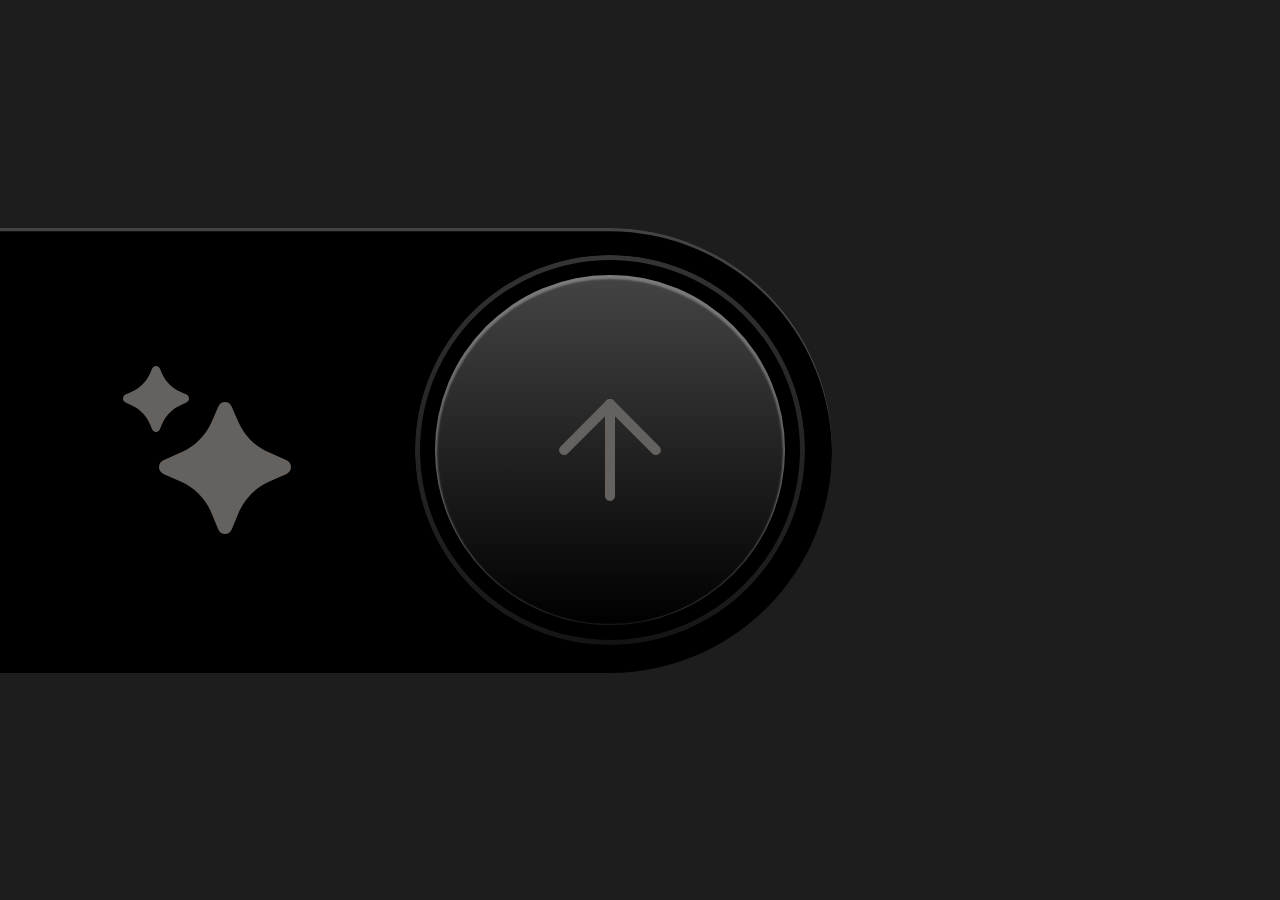
<file: references/01-liquid-metal-button.html>
<!DOCTYPE html>
<html lang="en">
<head>
  <meta charset="UTF-8">
  <meta name="viewport" content="width=device-width, initial-scale=1.0">
  <title>Liquid Metal Button — Reference</title>
  <style>
    :root {
      --bg-color: #1d1d1d;
      --light-color: #444;
      --dark-color: #000;
      --icon-color: #65615f;
    }

    *,
    *::before,
    *::after {
      margin: 0;
      padding: 0;
      box-sizing: border-box;
    }

    html {
      font-size: 62.5%;
    }

    body {
      min-height: 100vh;
      font-size: 1.6rem;
      display: flex;
      justify-content: center;
      align-items: center;
      background: var(--bg-color);
    }

    .text-box {
      position: absolute;
      left: 0;
      display: flex;
      justify-content: flex-end;
      align-items: center;
      gap: 12rem;
      padding: 3rem;
      width: 65vw;
      background-color: var(--dark-color);
      border-radius: 0 50vh 50vh 0;
      box-shadow: inset 0 0.2em 0 0 var(--light-color);
    }

    .text-box > svg {
      flex-shrink: 0;
      width: 18rem;
      fill: var(--icon-color);
      transform: rotate(70deg);
    }

    .text-box > svg:last-of-type {
      transform: rotate(180deg);
    }

    #liquid-metal {
      position: relative;
      width: 38.5rem;
      height: 38.5rem;
      border-radius: 50%;
    }

    #liquid-metal::before {
      content: "";
      position: absolute;
      top: 50%;
      left: 50%;
      transform: translate(-50%, -50%);
      width: 35rem;
      height: 35rem;
      background: linear-gradient(var(--light-color), var(--dark-color));
      border-radius: 50%;
      box-shadow: inset 0 0.2rem 0.2rem 0.2rem rgba(255, 255, 255, 0.3);
    }

    /* Shader canvas rendered by ShaderMount fills the container */
    #liquid-metal canvas {
      position: absolute;
      top: 50%;
      left: 50%;
      transform: translate(-50%, -50%);
      width: 35rem !important;
      height: 35rem !important;
      border-radius: 50%;
      z-index: 1;
    }

    .outline {
      position: relative;
      top: 50%;
      left: 50%;
      transform: translate(-50%, -50%);
      display: flex;
      justify-content: center;
      align-items: center;
      width: 39rem;
      height: 39rem;
      border-radius: 50%;
      z-index: 2;
    }

    .outline::before {
      content: "";
      position: absolute;
      inset: 0;
      padding: 0.5rem;
      border-radius: inherit;
      background: conic-gradient(from 180deg, blue, purple, red, purple, blue);
      filter: grayscale(1);
      -webkit-mask: linear-gradient(#000 0 0) content-box, linear-gradient(#000 0 0);
      -webkit-mask-composite: xor;
      mask: linear-gradient(#000 0 0) content-box, linear-gradient(#000 0 0);
      mask-composite: exclude;
      transition: all 0.3s ease;
    }

    .outline:hover::before {
      padding: 0.5rem;
      filter: grayscale(0);
    }

    .outline .svg-icon {
      width: 10rem;
      fill: var(--icon-color);
      transform: rotate(-45deg);
      transition: fill 0.3s ease;
    }

    .outline:hover .svg-icon {
      fill: #aaa;
    }
  </style>
</head>
<body>

  <div class="text-box">
    <!-- Attachment Icon -->
    <svg viewBox="0 0 20 20" fill="currentColor" xmlns="http://www.w3.org/2000/svg" class="shrink-0" aria-hidden="true">
      <path d="M6.0678 2.16105C7.46414 1.61127 9.04215 2.29797 9.59221 3.69425L12.7983 11.8339C13.1238 12.6606 12.7177 13.5952 11.891 13.9208L11.8149 13.9511C10.9883 14.2765 10.0535 13.8695 9.72795 13.0429L8.02678 8.7255C7.92565 8.46868 8.05228 8.17836 8.30901 8.07706C8.56594 7.97586 8.85624 8.10236 8.95744 8.35929L10.6586 12.6767C10.7819 12.9894 11.1359 13.1436 11.4487 13.0204L11.5248 12.9901C11.8377 12.8669 11.9908 12.5129 11.8676 12.2001L8.66155 4.06046C8.31383 3.17839 7.31727 2.74467 6.43498 3.09171L6.28069 3.15226C5.39843 3.49996 4.96466 4.4974 5.31194 5.3798L9.18108 15.2011C9.75314 16.6533 11.3938 17.3667 12.8461 16.7948L13.0766 16.705C14.5288 16.1329 15.2432 14.4913 14.6713 13.039L12.308 7.03898C12.2069 6.78212 12.3325 6.49177 12.5893 6.39054C12.8461 6.28961 13.1365 6.41605 13.2377 6.67277L15.601 12.6728C16.3753 14.6389 15.4089 16.8601 13.4428 17.6347L13.2133 17.7255C11.2472 18.4998 9.025 17.5342 8.25041 15.5683L4.38225 5.74698C3.83217 4.35052 4.51801 2.77168 5.91448 2.22159L6.0678 2.16105Z"></path>
    </svg>

    <!-- Sparkles Icon -->
    <svg xmlns="http://www.w3.org/2000/svg" viewBox="0 0 30 30" aria-hidden="true">
      <path d="M14.217,19.707l-1.112,2.547c-0.427,0.979-1.782,0.979-2.21,0l-1.112-2.547c-0.99-2.267-2.771-4.071-4.993-5.057L1.73,13.292c-0.973-0.432-0.973-1.848,0-2.28l2.965-1.316C6.974,8.684,8.787,6.813,9.76,4.47l1.126-2.714c0.418-1.007,1.81-1.007,2.228,0L14.24,4.47c0.973,2.344,2.786,4.215,5.065,5.226l2.965,1.316c0.973,0.432,0.973,1.848,0,2.28l-3.061,1.359C16.988,15.637,15.206,17.441,14.217,19.707z"></path>
      <path d="M24.481,27.796l-0.339,0.777c-0.248,0.569-1.036,0.569-1.284,0l-0.339-0.777c-0.604-1.385-1.693-2.488-3.051-3.092l-1.044-0.464c-0.565-0.251-0.565-1.072,0-1.323l0.986-0.438c1.393-0.619,2.501-1.763,3.095-3.195l0.348-0.84c0.243-0.585,1.052-0.585,1.294,0l0.348,0.84c0.594,1.432,1.702,2.576,3.095,3.195l0.986,0.438c0.565,0.251,0.565,1.072,0,1.323l-1.044,0.464C26.174,25.308,25.085,26.411,24.481,27.796z"></path>
    </svg>

    <!-- Liquid Metal Button -->
    <div id="liquid-metal">
      <div class="outline">
        <svg class="svg-icon" viewBox="0 0 1024 1024" version="1.1" xmlns="http://www.w3.org/2000/svg" aria-hidden="true">
          <path d="M843.968 896a51.072 51.072 0 0 1-51.968-52.032V232H180.032A51.072 51.072 0 0 1 128 180.032c0-29.44 22.528-52.032 52.032-52.032h663.936c29.44 0 52.032 22.528 52.032 52.032v663.936c0 29.44-22.528 52.032-52.032 52.032z"></path>
          <path d="M180.032 896a49.92 49.92 0 0 1-36.48-15.616c-20.736-20.8-20.736-53.76 0-72.832L807.616 143.616c20.864-20.8 53.76-20.8 72.832 0 20.8 20.8 20.8 53.76 0 72.768L216.384 880.384a47.232 47.232 0 0 1-36.352 15.616z"></path>
        </svg>
      </div>
    </div>
  </div>

  <script type="module">
    import {
      liquidMetalFragmentShader,
      ShaderMount
    } from "https://esm.sh/@paper-design/shaders";

    const container = document.getElementById("liquid-metal");

    new ShaderMount(
      container,
      liquidMetalFragmentShader,
      {
        u_repetition: 1.5,
        u_softness: 0.5,
        u_shiftRed: 0.3,
        u_shiftBlue: 0.3,
        u_distortion: 0,
        u_contour: 0,
        u_angle: 100,
        u_scale: 1.5,
        u_shape: 1,
        u_offsetX: 0.1,
        u_offsetY: -0.1
      },
      undefined,
      0.6
    );
  </script>
</body>
</html>
</file>
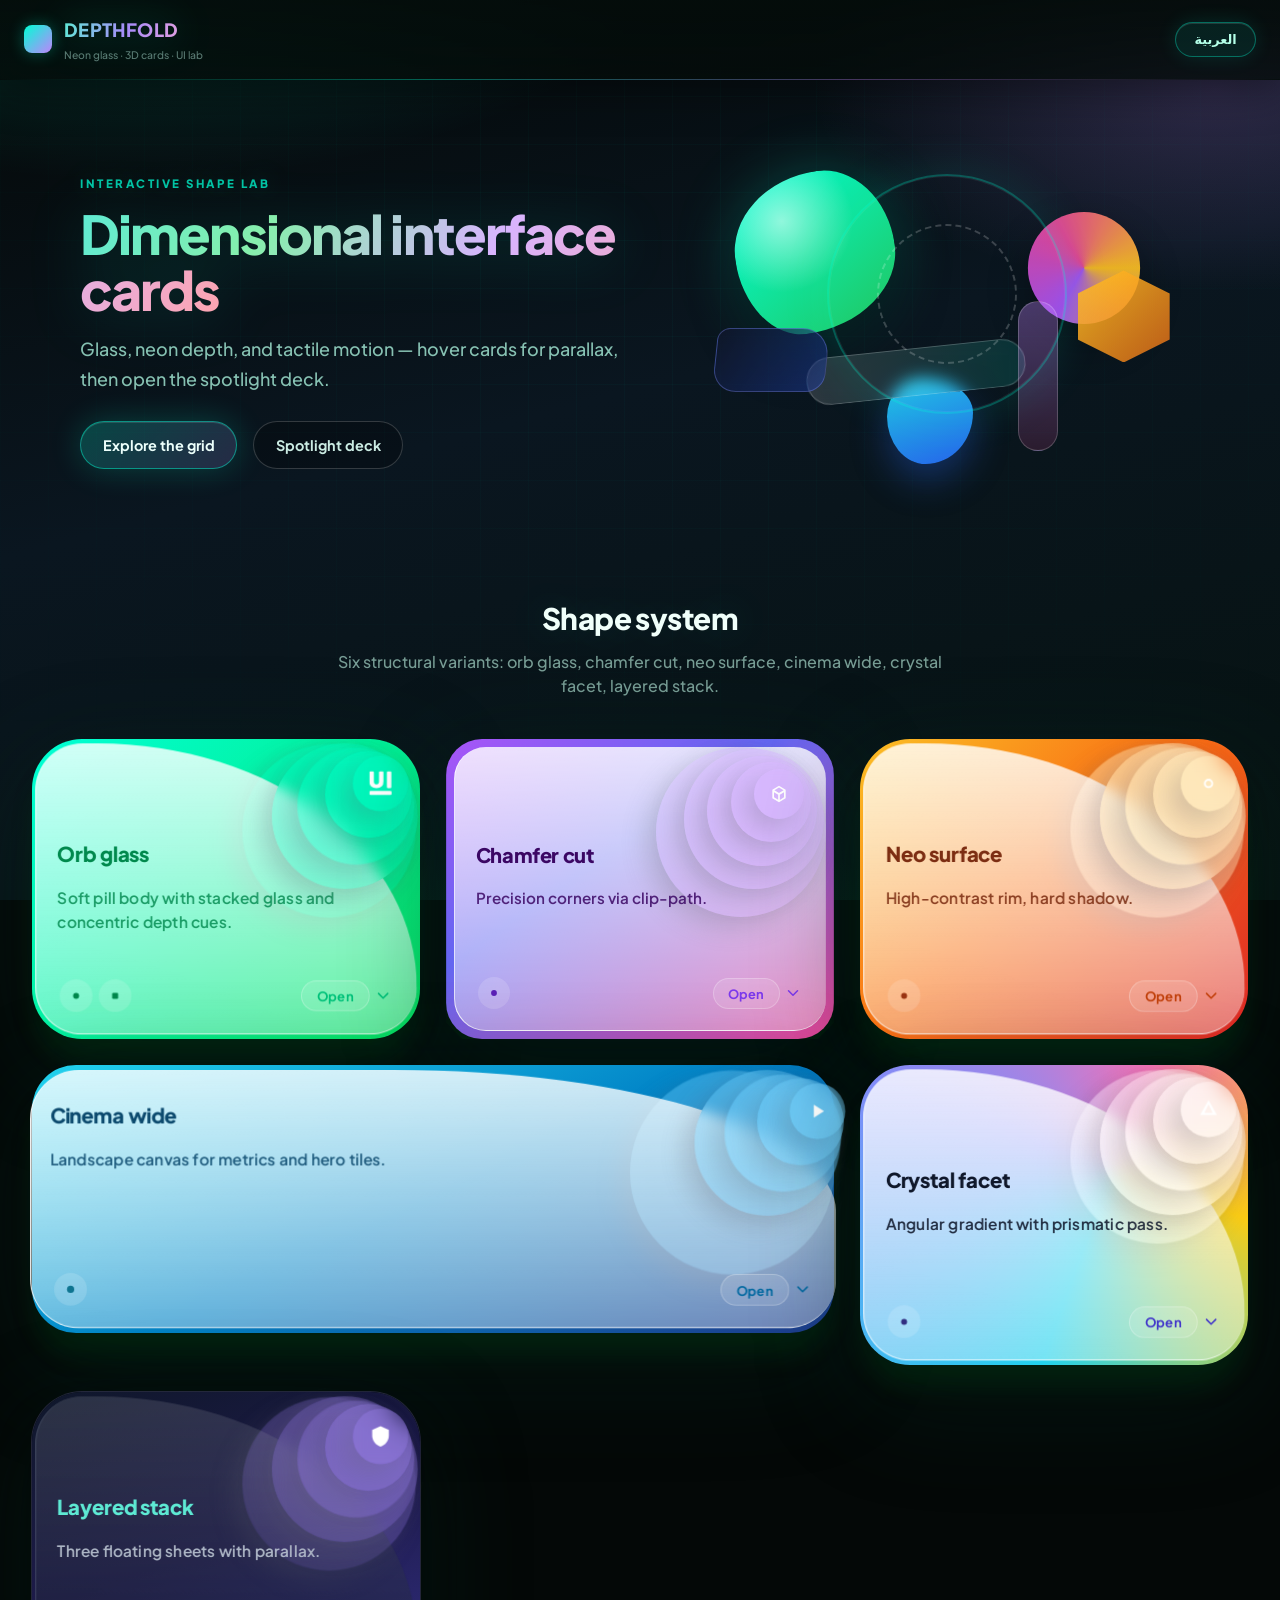
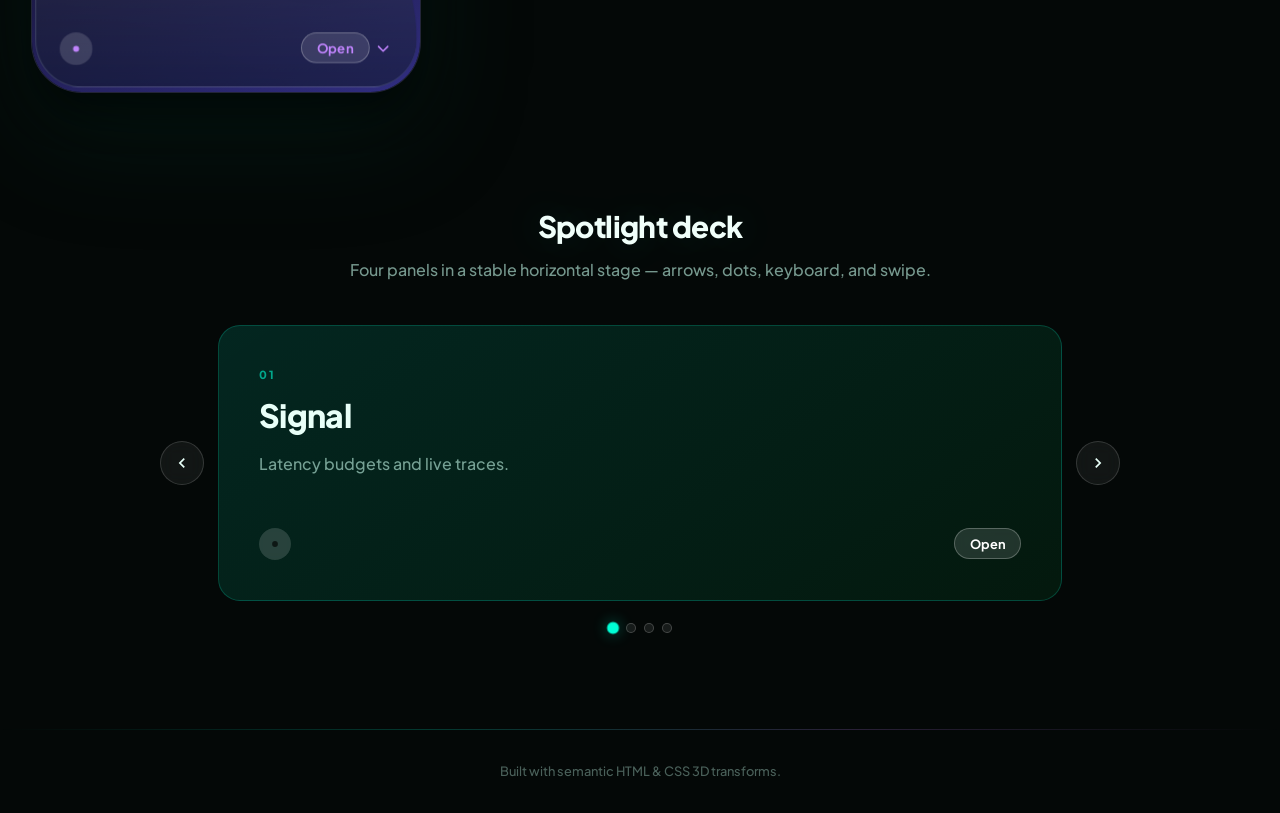
<file: references/02-depthfold-3d-cards.html>
<!DOCTYPE html>
<html lang="en" dir="ltr">
<head>
    <meta charset="UTF-8">
    <meta name="viewport" content="width=device-width, initial-scale=1.0">
    <title>DepthFold — 3D Card Gallery Reference</title>
    <link rel="preconnect" href="https://fonts.googleapis.com">
    <link rel="preconnect" href="https://fonts.gstatic.com" crossorigin>
    <link href="https://fonts.googleapis.com/css2?family=Plus+Jakarta+Sans:wght@400;500;600;700;800&display=swap" rel="stylesheet">
    <style>
*, *::before, *::after { box-sizing: border-box; }

:root {
    font-family: 'Plus Jakarta Sans', system-ui, sans-serif;
    --page-deep: #040807;
    --page-mid: #0a1620;
    --neon-mint: #00ffd6;
    --neon-green: #08e260;
    --neon-violet: #c084fc;
    --neon-pink: #f472b6;
    --glass-edge: rgba(255,255,255,0.85);
}

html { scroll-behavior: smooth; }

body {
    margin: 0; min-height: 100vh;
    font-family: 'Plus Jakarta Sans', system-ui, sans-serif;
    font-weight: 500; color: #e8fff8; line-height: 1.55;
    background-color: var(--page-deep);
    background-image:
        radial-gradient(ellipse 90% 60% at 10% -10%, rgba(0,255,214,0.22), transparent 50%),
        radial-gradient(ellipse 70% 50% at 95% 10%, rgba(192,132,252,0.2), transparent 45%),
        radial-gradient(ellipse 60% 40% at 50% 110%, rgba(8,226,96,0.12), transparent 45%),
        linear-gradient(165deg, var(--page-deep) 0%, var(--page-mid) 45%, #061210 100%);
    background-attachment: fixed;
}

body::before {
    content: ''; position: fixed; inset: 0;
    background-image:
        linear-gradient(rgba(0,255,214,0.03) 1px, transparent 1px),
        linear-gradient(90deg, rgba(0,255,214,0.03) 1px, transparent 1px);
    background-size: 48px 48px;
    pointer-events: none; z-index: 0;
    mask-image: radial-gradient(ellipse 80% 70% at 50% 30%, black, transparent);
}

body > * { position: relative; z-index: 1; }

.sr-only {
    position: absolute; width: 1px; height: 1px;
    padding: 0; margin: -1px; overflow: hidden;
    clip: rect(0,0,0,0); white-space: nowrap; border: 0;
}

/* ——— Header ——— */
.site-top {
    position: sticky; top: 0; z-index: 100;
    display: flex; align-items: center; justify-content: space-between;
    padding: 1rem 1.5rem;
    background: linear-gradient(180deg, rgba(4,12,10,0.92), rgba(4,12,10,0.78));
    backdrop-filter: blur(16px); -webkit-backdrop-filter: blur(16px);
    border-bottom: 1px solid transparent;
    border-image: linear-gradient(90deg, transparent, rgba(0,255,214,0.35), rgba(192,132,252,0.35), transparent) 1;
    box-shadow: 0 12px 40px rgba(0,0,0,0.35);
}

.site-identity {
    display: flex; align-items: center; gap: 0.75rem;
    text-decoration: none; color: inherit;
}

.site-mark {
    width: 28px; height: 28px; border-radius: 8px;
    background: linear-gradient(135deg, var(--neon-mint), var(--neon-violet));
    box-shadow: 0 0 16px rgba(0,255,214,0.3);
}

.site-brand-block { display: flex; flex-direction: column; gap: 2px; }

.site-brand {
    font-weight: 900; font-size: 1.15rem; letter-spacing: 0.02em; text-transform: uppercase;
    background: linear-gradient(105deg, #5eead4, #a78bfa 45%, #f9a8d4);
    -webkit-background-clip: text; background-clip: text; color: transparent;
    filter: drop-shadow(0 0 20px rgba(0,255,214,0.35));
}

.site-tag { font-size: 0.65rem; color: rgba(180,230,215,0.5); font-weight: 500; }

.btn-lang {
    font-family: inherit; font-weight: 800; font-size: 0.8rem;
    padding: 0.55rem 1.15rem; border-radius: 999px;
    border: 1px solid rgba(0,255,214,0.35); background: rgba(0,255,214,0.08);
    color: #b4ffe8; cursor: pointer;
    box-shadow: 0 0 20px rgba(0,255,214,0.12), inset 0 1px 0 rgba(255,255,255,0.12);
    transition: transform 0.2s, box-shadow 0.2s, border-color 0.2s;
}

.btn-lang:hover {
    border-color: rgba(192,132,252,0.6);
    box-shadow: 0 0 28px rgba(192,132,252,0.25), inset 0 1px 0 rgba(255,255,255,0.18);
    transform: translateY(-1px);
}

/* ——— Hero ——— */
.hero-shell {
    --hx: 0px; --hy: 0px;
    padding: clamp(2.5rem,6vw,4.5rem) clamp(1.25rem,4vw,2.5rem) clamp(2rem,5vw,3.5rem);
    max-width: 1200px; margin: 0 auto;
}

.hero__layout { display: grid; gap: clamp(2rem,5vw,3.5rem); align-items: center; }
@media (min-width: 900px) { .hero__layout { grid-template-columns: minmax(0,1.05fr) minmax(260px,0.95fr); } }

.hero__eyebrow {
    margin: 0 0 0.75rem; font-size: 0.72rem; font-weight: 800;
    letter-spacing: 0.22em; text-transform: uppercase;
    color: rgba(0,255,214,0.75); text-shadow: 0 0 24px rgba(0,255,214,0.35);
}

.hero-shell h1 {
    margin: 0 0 1rem; font-size: clamp(2.1rem,5.2vw,3.35rem);
    font-weight: 800; line-height: 1.06; letter-spacing: -0.035em;
}

.hero-shell h1 span {
    background: linear-gradient(120deg, #5eead4 0%, #86efac 28%, #d8b4fe 62%, #fda4af);
    -webkit-background-clip: text; background-clip: text; color: transparent;
    filter: drop-shadow(0 4px 28px rgba(0,255,214,0.18));
}

.hero__lead {
    margin: 0 0 1.75rem; max-width: 36rem;
    font-size: clamp(1rem,2.2vw,1.12rem); font-weight: 500;
    color: rgba(180,255,232,0.74); line-height: 1.65;
}

.hero__actions { display: flex; flex-wrap: wrap; gap: 0.75rem 1rem; }

.hero__btn {
    display: inline-flex; align-items: center; justify-content: center;
    padding: 0.72rem 1.35rem; border-radius: 999px;
    font-family: inherit; font-weight: 700; font-size: 0.9rem;
    text-decoration: none;
    transition: transform 0.2s ease, box-shadow 0.25s ease, border-color 0.2s ease, background 0.2s ease;
}

.hero__btn--primary {
    border: 1px solid rgba(0,255,214,0.45);
    background: linear-gradient(135deg, rgba(0,255,214,0.22), rgba(167,139,250,0.18));
    color: #ecfffb;
    box-shadow: 0 0 32px rgba(0,255,214,0.2), inset 0 1px 0 rgba(255,255,255,0.12);
}

.hero__btn--primary:hover {
    transform: translateY(-2px);
    box-shadow: 0 12px 40px rgba(0,0,0,0.35), 0 0 40px rgba(192,132,252,0.28);
    border-color: rgba(192,132,252,0.55);
}

.hero__btn--ghost {
    border: 1px solid rgba(255,255,255,0.18);
    background: rgba(0,0,0,0.25); color: rgba(220,255,245,0.92);
}

.hero__btn--ghost:hover {
    transform: translateY(-2px);
    border-color: rgba(0,255,214,0.4); background: rgba(0,255,214,0.08);
}

/* Hero shapes */
.hero__visual { position: relative; min-height: clamp(220px,32vw,340px); isolation: isolate; }

.hero-blob, .hero-pill, .hero-ring, .hero-hex, .hero-slab {
    position: absolute; pointer-events: none;
    transition: transform 0.35s cubic-bezier(0.22,1,0.36,1);
}

.hero-blob--a {
    width: clamp(100px,22vw,160px); height: clamp(100px,22vw,160px);
    left: 8%; top: 6%;
    border-radius: 58% 42% 62% 38%/48% 52% 48% 52%;
    background: radial-gradient(circle at 32% 28%, rgba(255,255,255,0.55), transparent 45%), linear-gradient(145deg, #00ffd6, #22c55e);
    box-shadow: 0 24px 50px rgba(0,0,0,0.45), 0 0 60px rgba(0,255,214,0.25);
    transform: translate(var(--hx),var(--hy)) rotate(-8deg);
}

.hero-blob--b {
    width: clamp(72px,14vw,110px); height: clamp(72px,14vw,110px);
    right: 12%; top: 18%; border-radius: 50%;
    background: conic-gradient(from 210deg, #a855f7, #ec4899, #fbbf24, #a855f7);
    opacity: 0.92; box-shadow: 0 20px 45px rgba(0,0,0,0.4);
    transform: translate(calc(var(--hx)*-1.1), calc(var(--hy)*0.9)) scale(1.02);
}

.hero-blob--c {
    width: clamp(56px,11vw,86px); height: clamp(56px,11vw,86px);
    left: 38%; bottom: 8%;
    border-radius: 40% 60% 55% 45%/45% 40% 60% 55%;
    background: linear-gradient(160deg, rgba(34,211,238,0.95), #2563eb);
    box-shadow: 0 16px 36px rgba(37,99,235,0.35);
    transform: translate(calc(var(--hx)*0.85), calc(var(--hy)*-1.05));
}

.hero-pill--wide {
    width: clamp(140px,38vw,220px); height: clamp(36px,5vw,48px);
    left: 22%; bottom: 28%; border-radius: 999px;
    background: linear-gradient(90deg, rgba(255,255,255,0.14), rgba(0,255,214,0.12));
    border: 1px solid rgba(255,255,255,0.22); backdrop-filter: blur(8px);
    transform: translate(calc(var(--hx)*0.4), calc(var(--hy)*0.35)) rotate(-6deg);
}

.hero-pill--tall {
    width: clamp(28px,5vw,40px); height: clamp(100px,18vw,150px);
    right: 28%; bottom: 12%; border-radius: 999px;
    background: linear-gradient(180deg, rgba(192,132,252,0.35), rgba(236,72,153,0.15));
    border: 1px solid rgba(255,255,255,0.2);
    transform: translate(calc(var(--hx)*-0.5), calc(var(--hy)*-0.4));
}

.hero-ring--outer {
    width: clamp(160px,36vw,240px); height: clamp(160px,36vw,240px);
    left: 50%; top: 42%;
    margin-left: calc(clamp(160px,36vw,240px)/-2);
    margin-top: calc(clamp(160px,36vw,240px)/-2);
    border-radius: 50%; border: 2px solid rgba(0,255,214,0.28);
    box-shadow: 0 0 0 1px rgba(255,255,255,0.06) inset, 0 0 48px rgba(0,255,214,0.12);
    transform: translate(var(--hx), var(--hy)) rotate(12deg);
}

.hero-ring--inner {
    width: clamp(96px,22vw,140px); height: clamp(96px,22vw,140px);
    left: 50%; top: 42%;
    margin-left: calc(clamp(96px,22vw,140px)/-2);
    margin-top: calc(clamp(96px,22vw,140px)/-2);
    border-radius: 50%; border: 2px dashed rgba(255,255,255,0.2);
    transform: translate(calc(var(--hx)*0.6), calc(var(--hy)*0.5)) rotate(-18deg);
}

.hero-hex {
    width: clamp(64px,12vw,92px); height: clamp(64px,12vw,92px);
    right: 6%; bottom: 38%;
    background: linear-gradient(135deg, rgba(251,191,36,0.9), rgba(249,115,22,0.75));
    clip-path: polygon(50% 0%,100% 25%,100% 75%,50% 100%,0% 75%,0% 25%);
    transform: translate(calc(var(--hx)*-0.7), calc(var(--hy)*0.65));
}

.hero-slab {
    width: clamp(72px,16vw,112px); height: clamp(48px,8vw,64px);
    left: 4%; top: 52%;
    border-radius: 12px 28px 18px 24px;
    background: linear-gradient(125deg, rgba(15,23,42,0.85), rgba(30,64,175,0.45));
    border: 1px solid rgba(129,140,248,0.35);
    transform: translate(calc(var(--hx)*0.55), calc(var(--hy)*-0.35)) skewX(-6deg);
}

[data-hero-motion]:hover .hero-blob--a {
    transform: translate(var(--hx),var(--hy)) rotate(-8deg) scale(1.03);
}

/* ——— Sections ——— */
.section--reveal {
    opacity: 0; transform: translateY(22px);
    transition: opacity 0.65s cubic-bezier(0.22,1,0.36,1), transform 0.65s cubic-bezier(0.22,1,0.36,1);
}
.section--reveal.is-visible { opacity: 1; transform: none; }

.section {
    padding: clamp(2rem,5vw,3rem) clamp(1.25rem,4vw,2rem) clamp(2.5rem,6vw,4rem);
    max-width: 1280px; margin: 0 auto;
}

.section-head { margin-bottom: 2.5rem; text-align: center; }

.section-head h2 {
    margin: 0 0 0.5rem; font-size: clamp(1.4rem,3vw,1.85rem);
    font-weight: 900; letter-spacing: -0.02em; color: #f0fffa;
    text-shadow: 0 0 40px rgba(0,255,214,0.2);
}

.section-head p { margin: 0 auto; max-width: 38rem; color: rgba(180,230,215,0.65); font-size: 1rem; }

/* ——— Card Grid ——— */
.shape-grid {
    display: grid;
    grid-template-columns: repeat(auto-fill, minmax(min(100%,288px),1fr));
    gap: clamp(1.1rem,2.8vw,1.65rem); align-items: stretch;
}

@media (min-width: 900px) {
    .shape-grid { grid-template-columns: repeat(3, minmax(0,1fr)); }
    .ux-parent--span-2 { grid-column: span 2; }
}

/* ——— 3D Card Shell ——— */
.ux-parent {
    width: 100%; max-width: 400px; height: 300px;
    margin-inline: auto; perspective: 1000px; perspective-origin: 50% 50%;
    filter: drop-shadow(0 28px 50px rgba(0,40,30,0.45));
}

.ux-parent--wide { max-width: none; width: 100%; height: 268px; }

.ux-card {
    position: relative; height: 100%; border-radius: 50px;
    background: var(--ux-grad); transform-style: preserve-3d;
    transition: transform 0.55s cubic-bezier(0.22,1,0.36,1), box-shadow 0.55s ease;
    box-shadow: rgba(5,71,17,0) 40px 50px 25px -40px, rgba(5,71,17,0.28) 0 25px 25px -5px;
}

.ux-parent:hover .ux-card {
    transform: rotate3d(1,1,0,28deg);
    box-shadow: rgba(5,71,17,0.45) 28px 48px 28px -38px, rgba(0,255,214,0.12) 0 0 60px -10px, rgba(5,71,17,0.15) 0 25px 35px 0;
}

/* Themes */
.ux-parent--mint { --ux-grad: linear-gradient(135deg,rgb(0,255,214),rgb(8,226,96)); --ux-title: #00894d; --ux-body: rgba(0,137,78,0.82); --ux-cta: #00c37b; --ux-orbit: rgba(0,249,203,0.22); --ux-fill: #00894d; }
.ux-parent--violet { --ux-grad: linear-gradient(145deg,#a855f7,#6366f1 40%,#ec4899); --ux-title: #3b0764; --ux-body: rgba(59,7,100,0.85); --ux-cta: #7c3aed; --ux-orbit: rgba(216,180,254,0.35); --ux-fill: #5b21b6; }
.ux-parent--solar { --ux-grad: linear-gradient(135deg,#fbbf24,#f97316 45%,#dc2626); --ux-title: #7c2d12; --ux-body: rgba(124,45,18,0.88); --ux-cta: #c2410c; --ux-orbit: rgba(254,243,199,0.4); --ux-fill: #9a3412; }
.ux-parent--ocean { --ux-grad: linear-gradient(155deg,#22d3ee,#0284c7 50%,#1e3a8a); --ux-title: #0c4a6e; --ux-body: rgba(12,74,110,0.88); --ux-cta: #0369a1; --ux-orbit: rgba(125,211,252,0.35); --ux-fill: #0e7490; }
.ux-parent--prism { --ux-grad: conic-gradient(from 200deg at 65% 35%,#22d3ee,#818cf8,#f472b6,#facc15,#22d3ee); --ux-title: #0f172a; --ux-body: rgba(15,23,42,0.88); --ux-cta: #4338ca; --ux-orbit: rgba(255,255,255,0.35); --ux-fill: #312e81; }
.ux-parent--void { --ux-grad: linear-gradient(160deg,#0f172a,#1e1b4b 50%,#312e81); --ux-title: #5eead4; --ux-body: rgba(203,213,225,0.82); --ux-cta: #c084fc; --ux-orbit: rgba(167,139,250,0.25); --ux-fill: #c084fc; }

.ux-parent--void .ux-card {
    box-shadow: 0 0 0 1px rgba(167,139,250,0.2), rgba(5,71,17,0) 40px 50px 25px -40px, rgba(0,0,0,0.5) 0 25px 35px -5px;
}

/* Shape modifiers */
.ux-parent--cut .ux-card { border-radius: 36px; clip-path: polygon(16px 0,calc(100% - 16px) 0,100% 16px,100% calc(100% - 16px),calc(100% - 16px) 100%,16px 100%,0 calc(100% - 16px),0 16px); }
.ux-parent--cut .ux-glass { border-radius: 32px !important; clip-path: polygon(14px 0,calc(100% - 14px) 0,100% 14px,100% calc(100% - 14px),calc(100% - 14px) 100%,14px 100%,0 calc(100% - 14px),0 14px); }
.ux-parent--wide .ux-card { border-radius: 44px; }
.ux-parent--wide .ux-glass { border-radius: 48px; border-top-right-radius: 55%; }
.ux-parent--wide .ux-content { padding: 2.25rem 52% 0 1.75rem !important; }
.ux-parent--wide .ux-logo .ux-circle:nth-child(1) { width: 200px; height: 200px; }

/* Glass */
.ux-glass {
    transform-style: preserve-3d; position: absolute; inset: 8px;
    border-radius: 55px; border-top-right-radius: 100%;
    background: linear-gradient(0deg, rgba(255,255,255,0.38), rgba(255,255,255,0.82));
    transform: translate3d(0,0,25px);
    border-inline-start: 1px solid var(--glass-edge);
    border-bottom: 1px solid rgba(255,255,255,0.75);
    transition: all 0.5s ease-in-out; pointer-events: none;
}

.ux-parent--void .ux-glass {
    background: linear-gradient(180deg, rgba(255,255,255,0.12), rgba(15,23,42,0.55));
    border-color: rgba(148,163,184,0.25);
}

/* Logo orbits */
.ux-logo { position: absolute; inset-inline-end: 0; top: 0; transform-style: preserve-3d; pointer-events: none; z-index: 2; }

.ux-circle {
    display: block; position: absolute; aspect-ratio: 1; border-radius: 50%;
    top: 0; inset-inline-end: 0; background: var(--ux-orbit);
    box-shadow: rgba(100,100,111,0.25) -10px 10px 24px 0;
    backdrop-filter: blur(6px); -webkit-backdrop-filter: blur(6px);
    transition: all 0.5s ease-in-out;
}

.ux-circle:nth-child(1) { width: 170px; transform: translate3d(0,0,20px); top: 8px; inset-inline-end: 8px; }
.ux-circle:nth-child(2) { width: 140px; transform: translate3d(0,0,40px); top: 10px; inset-inline-end: 10px; transition-delay: 0.05s; }
.ux-circle:nth-child(3) { width: 110px; transform: translate3d(0,0,60px); top: 17px; inset-inline-end: 17px; transition-delay: 0.1s; }
.ux-circle:nth-child(4) { width: 80px; transform: translate3d(0,0,80px); top: 23px; inset-inline-end: 23px; transition-delay: 0.15s; }
.ux-circle:nth-child(5) { width: 50px; transform: translate3d(0,0,100px); top: 30px; inset-inline-end: 30px; display: grid; place-content: center; transition-delay: 0.2s; }
.ux-circle:nth-child(5) svg { width: 20px; fill: #fff; }

.ux-parent:hover .ux-circle:nth-child(2) { transform: translate3d(0,0,60px); }
.ux-parent:hover .ux-circle:nth-child(3) { transform: translate3d(0,0,80px); }
.ux-parent:hover .ux-circle:nth-child(4) { transform: translate3d(0,0,100px); }
.ux-parent:hover .ux-circle:nth-child(5) { transform: translate3d(0,0,120px); }

/* Content */
.ux-content { padding: 100px 3.75rem 0 1.85rem; transform: translate3d(0,0,26px); position: relative; z-index: 3; }

.ux-title { display: block; color: var(--ux-title); font-weight: 900; font-size: 1.25rem; letter-spacing: -0.02em; }
.ux-text { display: block; margin-top: 1.05rem; color: var(--ux-body); font-size: 0.95rem; line-height: 1.5; font-weight: 600; }

/* ——— Bottom Bar (COMPLETED) ——— */
.ux-bottom {
    padding: 10px 12px;
    transform-style: preserve-3d;
    position: absolute;
    bottom: 20px;
    left: 20px;
    right: 20px;
    display: flex;
    align-items: center;
    justify-content: space-between;
    transform: translate3d(0, 0, 26px);
    z-index: 4;
}

.ux-social {
    display: flex;
    gap: 6px;
}

.ux-social-btn {
    display: grid;
    place-content: center;
    width: 32px;
    height: 32px;
    border-radius: 50%;
    border: none;
    background: rgba(255, 255, 255, 0.15);
    backdrop-filter: blur(4px);
    -webkit-backdrop-filter: blur(4px);
    cursor: pointer;
    transition: transform 0.2s ease, background 0.2s ease, box-shadow 0.2s ease;
}

.ux-social-btn svg {
    width: 14px;
    height: 14px;
    fill: var(--ux-fill, rgba(0, 0, 0, 0.65));
}

.ux-social-btn:hover {
    transform: translateY(-2px) scale(1.1);
    background: rgba(255, 255, 255, 0.3);
    box-shadow: 0 4px 16px rgba(0, 0, 0, 0.2);
}

.ux-more {
    display: flex;
    align-items: center;
    gap: 4px;
}

.ux-more-btn {
    font-family: inherit;
    font-weight: 700;
    font-size: 0.8rem;
    padding: 0.4rem 0.9rem;
    border-radius: 999px;
    border: 1px solid rgba(255, 255, 255, 0.25);
    background: rgba(255, 255, 255, 0.12);
    color: var(--ux-cta, #fff);
    cursor: pointer;
    backdrop-filter: blur(4px);
    transition: transform 0.2s ease, background 0.2s ease, border-color 0.2s ease;
}

.ux-more-btn:hover {
    transform: translateY(-1px);
    background: rgba(255, 255, 255, 0.22);
    border-color: rgba(255, 255, 255, 0.4);
}

.ux-more svg {
    width: 18px;
    height: 18px;
    fill: none;
    stroke: var(--ux-cta, #fff);
    stroke-width: 2;
    stroke-linecap: round;
    stroke-linejoin: round;
    transition: transform 0.2s ease;
}

.ux-more:hover svg {
    transform: translateY(2px);
}

/* ——— Spotlight Carousel (COMPLETED) ——— */
.stage-wrap {
    outline: none;
    position: relative;
    max-width: 960px;
    margin: 0 auto;
}

.stage-wrap:focus-visible {
    outline: 2px solid var(--neon-mint);
    outline-offset: 4px;
    border-radius: 16px;
}

.stage-shell {
    display: flex;
    align-items: center;
    gap: 12px;
}

.stage-viewport {
    flex: 1;
    overflow: hidden;
    border-radius: 24px;
}

.stage-track {
    display: flex;
    transition: transform 0.5s cubic-bezier(0.22, 1, 0.36, 1);
}

.stage-card {
    flex: 0 0 100%;
    min-height: 280px;
    border-radius: 24px;
    padding: 2px;
}

.stage-card__inner {
    height: 100%;
    border-radius: 22px;
    padding: clamp(1.5rem, 4vw, 2.5rem);
    display: flex;
    flex-direction: column;
    justify-content: space-between;
}

.stage-card--a .stage-card__inner {
    background: linear-gradient(145deg, rgba(0, 255, 214, 0.12), rgba(8, 226, 96, 0.08));
    border: 1px solid rgba(0, 255, 214, 0.2);
}

.stage-card--b .stage-card__inner {
    background: linear-gradient(145deg, rgba(192, 132, 252, 0.12), rgba(99, 102, 241, 0.08));
    border: 1px solid rgba(192, 132, 252, 0.2);
}

.stage-card--c .stage-card__inner {
    background: linear-gradient(145deg, rgba(251, 191, 36, 0.12), rgba(249, 115, 22, 0.08));
    border: 1px solid rgba(251, 191, 36, 0.2);
}

.stage-card--d .stage-card__inner {
    background: linear-gradient(145deg, rgba(244, 114, 182, 0.12), rgba(236, 72, 153, 0.08));
    border: 1px solid rgba(244, 114, 182, 0.2);
}

.stage-card__tag {
    font-size: 0.7rem;
    font-weight: 800;
    letter-spacing: 0.15em;
    text-transform: uppercase;
    color: rgba(0, 255, 214, 0.6);
    margin-bottom: 0.5rem;
    display: block;
}

.stage-card__body h3 {
    font-size: clamp(1.5rem, 3vw, 2rem);
    font-weight: 800;
    margin: 0 0 0.75rem;
    letter-spacing: -0.02em;
}

.stage-card__body p {
    color: rgba(180, 230, 215, 0.65);
    font-size: 1rem;
    margin: 0;
    max-width: 28rem;
}

.stage-card__actions {
    display: flex;
    align-items: center;
    justify-content: space-between;
    margin-top: 1.5rem;
}

/* Arrow buttons */
.stage-fab {
    display: grid;
    place-content: center;
    width: 44px;
    height: 44px;
    border-radius: 50%;
    border: 1px solid rgba(255, 255, 255, 0.15);
    background: rgba(255, 255, 255, 0.06);
    backdrop-filter: blur(8px);
    cursor: pointer;
    flex-shrink: 0;
    transition: transform 0.2s ease, background 0.2s ease, border-color 0.2s ease;
    color: #e8fff8;
}

.stage-fab svg {
    width: 20px;
    height: 20px;
    fill: currentColor;
}

.stage-fab:hover {
    transform: scale(1.08);
    background: rgba(0, 255, 214, 0.12);
    border-color: rgba(0, 255, 214, 0.4);
}

/* Dots */
.stage-dots {
    display: flex;
    justify-content: center;
    gap: 8px;
    margin-top: 1.25rem;
}

.stage-dots button {
    width: 10px;
    height: 10px;
    border-radius: 50%;
    border: 1px solid rgba(255, 255, 255, 0.2);
    background: rgba(255, 255, 255, 0.08);
    cursor: pointer;
    transition: all 0.25s ease;
    padding: 0;
}

.stage-dots button.is-active {
    background: var(--neon-mint);
    border-color: var(--neon-mint);
    box-shadow: 0 0 12px rgba(0, 255, 214, 0.4);
    transform: scale(1.2);
}

.stage-dots button:hover:not(.is-active) {
    background: rgba(255, 255, 255, 0.2);
    border-color: rgba(255, 255, 255, 0.4);
}

/* ——— Footer ——— */
.site-foot {
    text-align: center;
    padding: 2rem 1.5rem;
    border-top: 1px solid transparent;
    border-image: linear-gradient(90deg, transparent, rgba(0, 255, 214, 0.2), rgba(192, 132, 252, 0.2), transparent) 1;
    margin-top: 2rem;
}

.site-foot p {
    margin: 0;
    font-size: 0.8rem;
    color: rgba(180, 230, 215, 0.4);
}

/* ——— Focus ——— */
:focus-visible {
    outline: 2px solid var(--neon-mint);
    outline-offset: 2px;
}

/* ——— Reduced Motion ——— */
@media (prefers-reduced-motion: reduce) {
    *, *::before, *::after {
        animation-duration: 0.01ms !important;
        transition-duration: 0.15s !important;
    }
    .section--reveal { opacity: 1; transform: none; }
}

/* ——— Mobile ——— */
@media (max-width: 600px) {
    .ux-parent { height: 260px; }
    .ux-content { padding: 80px 1.5rem 0 1.25rem; }
    .stage-fab { width: 36px; height: 36px; }
    .stage-fab svg { width: 16px; height: 16px; }
    .hero__visual { min-height: 200px; }
}
    </style>
</head>
<body>
    <header class="site-top">
        <a class="site-identity" href="#main">
            <span class="site-mark" aria-hidden="true"></span>
            <span class="site-brand-block">
                <span class="site-brand">DepthFold</span>
                <span class="site-tag">Neon glass · 3D cards · UI lab</span>
            </span>
        </a>
        <button type="button" class="btn-lang" data-lang-toggle>العربية</button>
    </header>

    <main id="main">
    <section class="hero hero-shell" data-hero-motion aria-labelledby="hero-title">
        <div class="hero__layout">
            <div class="hero__copy">
                <p class="hero__eyebrow">Interactive shape lab</p>
                <h1 id="hero-title"><span>Dimensional interface cards</span></h1>
                <p class="hero__lead">Glass, neon depth, and tactile motion — hover cards for parallax, then open the spotlight deck.</p>
                <div class="hero__actions">
                    <a class="hero__btn hero__btn--primary" href="#grid-title">Explore the grid</a>
                    <a class="hero__btn hero__btn--ghost" href="#orbit-title">Spotlight deck</a>
                </div>
            </div>
            <div class="hero__visual" aria-hidden="true">
                <span class="hero-blob hero-blob--a"></span>
                <span class="hero-blob hero-blob--b"></span>
                <span class="hero-blob hero-blob--c"></span>
                <span class="hero-pill hero-pill--wide"></span>
                <span class="hero-pill hero-pill--tall"></span>
                <span class="hero-ring hero-ring--outer"></span>
                <span class="hero-ring hero-ring--inner"></span>
                <span class="hero-hex"></span>
                <span class="hero-slab"></span>
            </div>
        </div>
    </section>

    <section class="section section--reveal" aria-labelledby="grid-title">
        <div class="section-head">
            <h2 id="grid-title">Shape system</h2>
            <p>Six structural variants: orb glass, chamfer cut, neo surface, cinema wide, crystal facet, layered stack.</p>
        </div>
        <div class="shape-grid">
            <div class="ux-parent ux-parent--mint">
                <div class="ux-card">
                    <div class="ux-logo" aria-hidden="true"><span class="ux-circle"></span><span class="ux-circle"></span><span class="ux-circle"></span><span class="ux-circle"></span><span class="ux-circle"><svg xmlns="http://www.w3.org/2000/svg" viewBox="0 0 29.667 31.69"><path d="M12.827,1.628A1.561,1.561,0,0,1,14.31,0h2.964a1.561,1.561,0,0,1,1.483,1.628v11.9a9.252,9.252,0,0,1-2.432,6.852q-2.432,2.409-6.963,2.409T2.4,20.452Q0,18.094,0,13.669V1.628A1.561,1.561,0,0,1,1.483,0h2.98A1.561,1.561,0,0,1,5.947,1.628V13.191a5.635,5.635,0,0,0,.85,3.451,3.153,3.153,0,0,0,2.632,1.094,3.032,3.032,0,0,0,2.582-1.076,5.836,5.836,0,0,0,.816-3.486Z"/><path d="M75.207,20.857a1.561,1.561,0,0,1-1.483,1.628h-2.98a1.561,1.561,0,0,1-1.483-1.628V1.628A1.561,1.561,0,0,1,70.743,0h2.98a1.561,1.561,0,0,1,1.483,1.628Z" transform="translate(-45.91 0)"/><path d="M0,80.018A1.561,1.561,0,0,1,1.483,78.39h26.7a1.561,1.561,0,0,1,1.483,1.628v2.006a1.561,1.561,0,0,1-1.483,1.628H1.483A1.561,1.561,0,0,1,0,82.025Z" transform="translate(0 -51.963)"/></svg></span></div>
                    <div class="ux-glass"></div>
                    <div class="ux-content"><span class="ux-title">Orb glass</span><span class="ux-text">Soft pill body with stacked glass and concentric depth cues.</span></div>
                    <div class="ux-bottom"><div class="ux-social"><button type="button" class="ux-social-btn" aria-label="Share"><svg viewBox="0 0 24 24"><circle cx="12" cy="12" r="5"/></svg></button><button type="button" class="ux-social-btn" aria-label="Save"><svg viewBox="0 0 24 24"><rect x="7" y="7" width="10" height="10" rx="2"/></svg></button></div><div class="ux-more"><button type="button" class="ux-more-btn"><span>Open</span></button><svg xmlns="http://www.w3.org/2000/svg" viewBox="0 0 24 24"><path d="m6 9 6 6 6-6"/></svg></div></div>
                </div>
            </div>
            <div class="ux-parent ux-parent--violet ux-parent--cut">
                <div class="ux-card">
                    <div class="ux-logo" aria-hidden="true"><span class="ux-circle"></span><span class="ux-circle"></span><span class="ux-circle"></span><span class="ux-circle"></span><span class="ux-circle"><svg viewBox="0 0 24 24"><path fill="#fff" d="M12 2L4 7v10l8 5 8-5V7l-8-5zm0 2.2l5.5 3.4L12 10.9 6.5 7.6 12 4.2zM6 9.9l5 3v6.1l-5-3.1V9.9zm12 6.1l-5 3.1v-6.2l5-3v6.1z"/></svg></span></div>
                    <div class="ux-glass"></div>
                    <div class="ux-content"><span class="ux-title">Chamfer cut</span><span class="ux-text">Precision corners via clip-path.</span></div>
                    <div class="ux-bottom"><div class="ux-social"><button type="button" class="ux-social-btn" aria-label="A"><svg viewBox="0 0 24 24"><circle cx="12" cy="12" r="5"/></svg></button></div><div class="ux-more"><button type="button" class="ux-more-btn"><span>Open</span></button><svg xmlns="http://www.w3.org/2000/svg" viewBox="0 0 24 24"><path d="m6 9 6 6 6-6"/></svg></div></div>
                </div>
            </div>
            <div class="ux-parent ux-parent--solar">
                <div class="ux-card">
                    <div class="ux-logo" aria-hidden="true"><span class="ux-circle"></span><span class="ux-circle"></span><span class="ux-circle"></span><span class="ux-circle"></span><span class="ux-circle"><svg viewBox="0 0 24 24"><circle cx="12" cy="12" r="4" fill="none" stroke="#fff" stroke-width="2"/></svg></span></div>
                    <div class="ux-glass"></div>
                    <div class="ux-content"><span class="ux-title">Neo surface</span><span class="ux-text">High-contrast rim, hard shadow.</span></div>
                    <div class="ux-bottom"><div class="ux-social"><button type="button" class="ux-social-btn" aria-label="A"><svg viewBox="0 0 24 24"><circle cx="12" cy="12" r="5"/></svg></button></div><div class="ux-more"><button type="button" class="ux-more-btn"><span>Open</span></button><svg xmlns="http://www.w3.org/2000/svg" viewBox="0 0 24 24"><path d="m6 9 6 6 6-6"/></svg></div></div>
                </div>
            </div>
            <div class="ux-parent ux-parent--wide ux-parent--ocean ux-parent--span-2">
                <div class="ux-card">
                    <div class="ux-logo" aria-hidden="true"><span class="ux-circle"></span><span class="ux-circle"></span><span class="ux-circle"></span><span class="ux-circle"></span><span class="ux-circle"><svg viewBox="0 0 24 24"><path fill="#fff" d="M8 5v14l11-7-11-7z"/></svg></span></div>
                    <div class="ux-glass"></div>
                    <div class="ux-content"><span class="ux-title">Cinema wide</span><span class="ux-text">Landscape canvas for metrics and hero tiles.</span></div>
                    <div class="ux-bottom"><div class="ux-social"><button type="button" class="ux-social-btn" aria-label="A"><svg viewBox="0 0 24 24"><circle cx="12" cy="12" r="6"/></svg></button></div><div class="ux-more"><button type="button" class="ux-more-btn"><span>Open</span></button><svg xmlns="http://www.w3.org/2000/svg" viewBox="0 0 24 24"><path d="m6 9 6 6 6-6"/></svg></div></div>
                </div>
            </div>
            <div class="ux-parent ux-parent--prism">
                <div class="ux-card">
                    <div class="ux-logo" aria-hidden="true"><span class="ux-circle"></span><span class="ux-circle"></span><span class="ux-circle"></span><span class="ux-circle"></span><span class="ux-circle"><svg viewBox="0 0 24 24"><path fill="#fff" d="M12 2l9 16H3L12 2zm0 4.5L7.5 16h9L12 6.5z"/></svg></span></div>
                    <div class="ux-glass"></div>
                    <div class="ux-content"><span class="ux-title">Crystal facet</span><span class="ux-text">Angular gradient with prismatic pass.</span></div>
                    <div class="ux-bottom"><div class="ux-social"><button type="button" class="ux-social-btn" aria-label="A"><svg viewBox="0 0 24 24"><circle cx="12" cy="12" r="5"/></svg></button></div><div class="ux-more"><button type="button" class="ux-more-btn"><span>Open</span></button><svg xmlns="http://www.w3.org/2000/svg" viewBox="0 0 24 24"><path d="m6 9 6 6 6-6"/></svg></div></div>
                </div>
            </div>
            <div class="ux-parent ux-parent--void">
                <div class="ux-card">
                    <div class="ux-logo" aria-hidden="true"><span class="ux-circle"></span><span class="ux-circle"></span><span class="ux-circle"></span><span class="ux-circle"></span><span class="ux-circle"><svg viewBox="0 0 24 24"><path fill="#fff" d="M12 1L3 5v6c0 5.55 3.84 10.74 9 12 5.16-1.26 9-6.45 9-12V5l-9-4z"/></svg></span></div>
                    <div class="ux-glass"></div>
                    <div class="ux-content"><span class="ux-title">Layered stack</span><span class="ux-text">Three floating sheets with parallax.</span></div>
                    <div class="ux-bottom"><div class="ux-social"><button type="button" class="ux-social-btn" aria-label="A"><svg viewBox="0 0 24 24"><circle cx="12" cy="12" r="5"/></svg></button></div><div class="ux-more"><button type="button" class="ux-more-btn"><span>Open</span></button><svg xmlns="http://www.w3.org/2000/svg" viewBox="0 0 24 24"><path d="m6 9 6 6 6-6"/></svg></div></div>
                </div>
            </div>
        </div>
    </section>

    <section class="section section--reveal" aria-labelledby="orbit-title">
        <div class="section-head">
            <h2 id="orbit-title">Spotlight deck</h2>
            <p>Four panels in a stable horizontal stage — arrows, dots, keyboard, and swipe.</p>
        </div>
        <div class="stage-wrap" data-carousel role="region" aria-roledescription="carousel" aria-labelledby="orbit-title" tabindex="0">
            <span class="stage-live sr-only" data-carousel-live aria-live="polite"></span>
            <div class="stage-shell">
                <button type="button" class="stage-fab stage-fab--prev" data-carousel-prev><svg viewBox="0 0 24 24"><path d="M15.41 7.41L14 6l-6 6 6 6 1.41-1.41L10.83 12z"/></svg></button>
                <div class="stage-viewport" data-carousel-viewport dir="ltr">
                    <div class="stage-track" id="stage-track" data-carousel-track>
                        <article class="stage-card stage-card--a" data-carousel-panel><div class="stage-card__inner"><div class="stage-card__body"><span class="stage-card__tag">01</span><h3>Signal</h3><p>Latency budgets and live traces.</p></div><div class="stage-card__actions"><div class="ux-social"><button type="button" class="ux-social-btn" aria-label="a"><svg viewBox="0 0 24 24"><circle cx="12" cy="12" r="5"/></svg></button></div><button type="button" class="ux-more-btn"><span>Open</span></button></div></div></article>
                        <article class="stage-card stage-card--b" data-carousel-panel><div class="stage-card__inner"><div class="stage-card__body"><span class="stage-card__tag">02</span><h3>Mesh</h3><p>Distributed nodes with health rings.</p></div><div class="stage-card__actions"><div class="ux-social"><button type="button" class="ux-social-btn" aria-label="a"><svg viewBox="0 0 24 24"><circle cx="12" cy="12" r="5"/></svg></button></div><button type="button" class="ux-more-btn"><span>Open</span></button></div></div></article>
                        <article class="stage-card stage-card--c" data-carousel-panel><div class="stage-card__inner"><div class="stage-card__body"><span class="stage-card__tag">03</span><h3>Vault</h3><p>Encrypted payloads at rest.</p></div><div class="stage-card__actions"><div class="ux-social"><button type="button" class="ux-social-btn" aria-label="a"><svg viewBox="0 0 24 24"><circle cx="12" cy="12" r="5"/></svg></button></div><button type="button" class="ux-more-btn"><span>Open</span></button></div></div></article>
                        <article class="stage-card stage-card--d" data-carousel-panel><div class="stage-card__inner"><div class="stage-card__body"><span class="stage-card__tag">04</span><h3>Pulse</h3><p>Realtime fan-out to edge regions.</p></div><div class="stage-card__actions"><div class="ux-social"><button type="button" class="ux-social-btn" aria-label="a"><svg viewBox="0 0 24 24"><circle cx="12" cy="12" r="5"/></svg></button></div><button type="button" class="ux-more-btn"><span>Open</span></button></div></div></article>
                    </div>
                </div>
                <button type="button" class="stage-fab stage-fab--next" data-carousel-next><svg viewBox="0 0 24 24"><path d="M8.59 16.59L10 18l6-6-6-6-1.41 1.41L13.17 12z"/></svg></button>
            </div>
            <div class="stage-dots" data-carousel-dots role="group" aria-label="Slide indicators">
                <button type="button" class="is-active" aria-label="Slide 1"></button>
                <button type="button" aria-label="Slide 2"></button>
                <button type="button" aria-label="Slide 3"></button>
                <button type="button" aria-label="Slide 4"></button>
            </div>
        </div>
    </section>
    </main>

    <footer class="site-foot">
        <p>Built with semantic HTML & CSS 3D transforms.</p>
    </footer>

    <script>
    /* ============================================================
       DepthFold — Complete JS (hero parallax, scroll reveal,
       carousel with arrows/dots/keyboard/drag)
       ============================================================ */
    (function () {
      'use strict';

      const prefersRM = window.matchMedia('(prefers-reduced-motion: reduce)').matches;

      /* ——— Hero parallax ——— */
      const hero = document.querySelector('[data-hero-motion]');
      if (hero && !prefersRM) {
        hero.addEventListener('pointermove', (e) => {
          const r = hero.getBoundingClientRect();
          const x = ((e.clientX - r.left) / r.width - 0.5) * 24;
          const y = ((e.clientY - r.top) / r.height - 0.5) * 18;
          hero.style.setProperty('--hx', x + 'px');
          hero.style.setProperty('--hy', y + 'px');
        });
        hero.addEventListener('pointerleave', () => {
          hero.style.setProperty('--hx', '0px');
          hero.style.setProperty('--hy', '0px');
        });
      }

      /* ——— Scroll reveal ——— */
      const reveals = document.querySelectorAll('.section--reveal');
      if (reveals.length) {
        const io = new IntersectionObserver(
          (entries) => entries.forEach((e) => {
            if (e.isIntersecting) { e.target.classList.add('is-visible'); io.unobserve(e.target); }
          }),
          { rootMargin: '0px 0px -60px 0px', threshold: 0.15 }
        );
        reveals.forEach((s) => io.observe(s));
      }

      /* ——— Carousel ——— */
      document.querySelectorAll('[data-carousel]').forEach((wrap) => {
        const track = wrap.querySelector('[data-carousel-track]');
        const panels = [...wrap.querySelectorAll('[data-carousel-panel]')];
        const prev = wrap.querySelector('[data-carousel-prev]');
        const next = wrap.querySelector('[data-carousel-next]');
        const dots = [...wrap.querySelectorAll('[data-carousel-dots] button')];
        const live = wrap.querySelector('[data-carousel-live]');
        const viewport = wrap.querySelector('[data-carousel-viewport]');
        const total = panels.length;
        let idx = 0;

        function go(i) {
          idx = ((i % total) + total) % total;
          track.style.transform = `translateX(-${idx * 100}%)`;
          dots.forEach((d, j) => {
            d.classList.toggle('is-active', j === idx);
            d.setAttribute('aria-selected', j === idx ? 'true' : 'false');
          });
          if (live) live.textContent = `Slide ${idx + 1} of ${total}`;
        }

        if (prev) prev.addEventListener('click', () => go(idx - 1));
        if (next) next.addEventListener('click', () => go(idx + 1));
        dots.forEach((d, j) => d.addEventListener('click', () => go(j)));

        /* Keyboard */
        wrap.addEventListener('keydown', (e) => {
          if (e.key === 'ArrowLeft' || e.key === 'ArrowUp') { e.preventDefault(); go(idx - 1); }
          if (e.key === 'ArrowRight' || e.key === 'ArrowDown') { e.preventDefault(); go(idx + 1); }
        });

        /* Drag / swipe */
        let sx = 0, dragging = false;
        viewport.addEventListener('pointerdown', (e) => { sx = e.clientX; dragging = true; viewport.setPointerCapture(e.pointerId); });
        viewport.addEventListener('pointerup', (e) => {
          if (!dragging) return;
          dragging = false;
          const dx = e.clientX - sx;
          if (Math.abs(dx) > 40) go(idx + (dx < 0 ? 1 : -1));
        });
        viewport.addEventListener('pointercancel', () => { dragging = false; });
      });

      /* ——— Smooth scroll ——— */
      document.querySelectorAll('a[href^="#"]').forEach((a) => {
        a.addEventListener('click', (e) => {
          const t = document.querySelector(a.getAttribute('href'));
          if (t) { e.preventDefault(); t.scrollIntoView({ behavior: 'smooth' }); }
        });
      });
    })();
    </script>
</body>
</html>
</file>
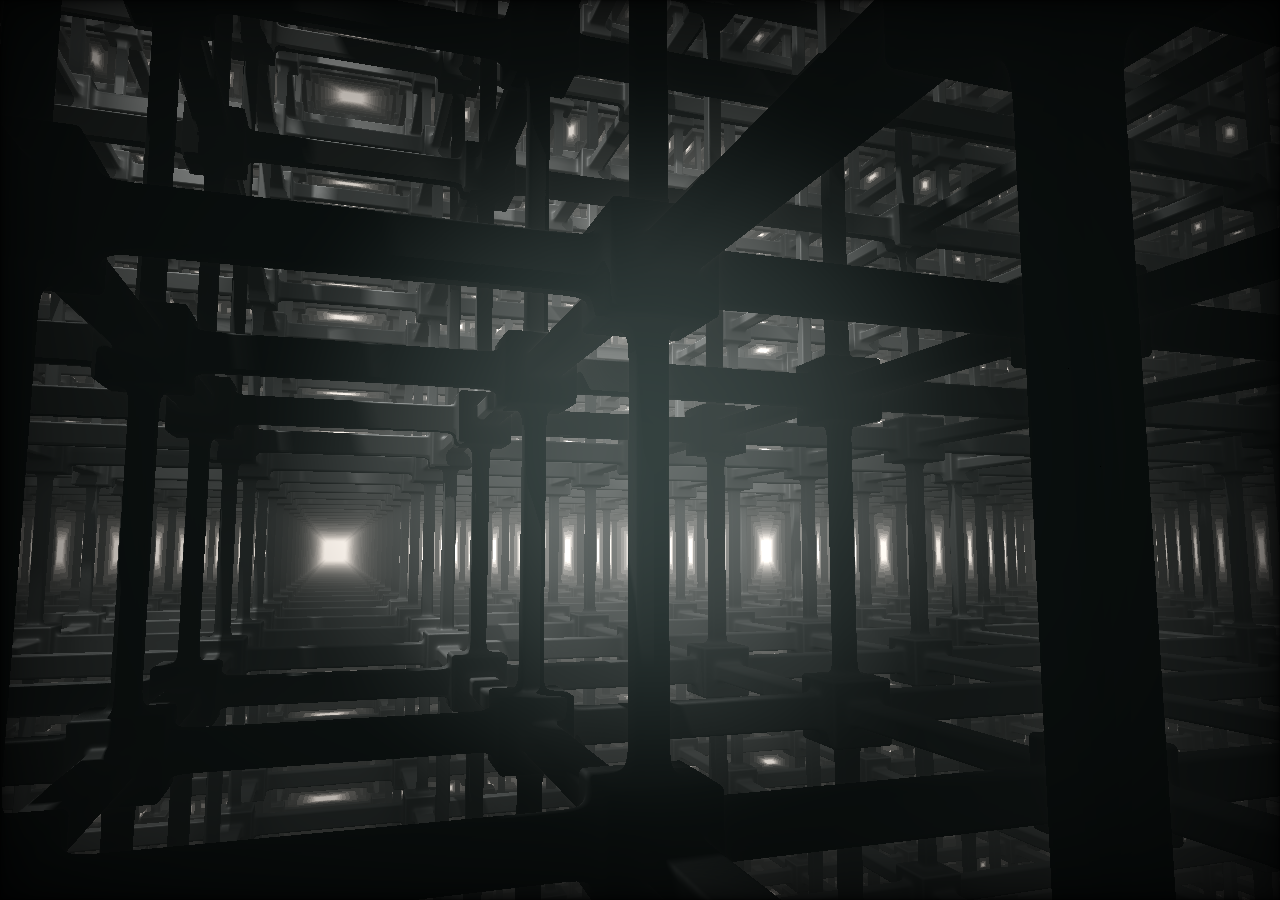
<file: references/03-grid-run-shader.html>
<!DOCTYPE html>
<html lang="en">
<head>
  <meta charset="UTF-8">
  <meta name="viewport" content="width=device-width, initial-scale=1.0">
  <title>Grid Run — Shader Background Reference</title>
  <style>
    html, body { height: 100vh; margin: 0; overflow: hidden; }
    body { background: #000; }
    canvas { width: 100%; height: 100vh; display: block; touch-action: none; }
  </style>
</head>
<body>
  <canvas id="canvas"></canvas>
  <script type="x-shader/x-fragment">#version 300 es
precision highp float;
out vec4 O;
uniform float time;
uniform vec2 resolution;
uniform vec2 move;
uniform vec2 wheel;
#define FC gl_FragCoord.xy
#define R resolution
#define T (time+113.+.2*wheel.y/MN)
#define S smoothstep
#define N normalize
#define MN min(R.x,R.y)
#define hue(a) (.5+.5*sin(3.14*(a)+vec3(1,2,3)))
#define LP vec3(1.+1.*sin(-T),2.-2.*cos(T),-3.-4.*sin(sin(T)))
vec3 render(vec2 uv);
void main() { O=vec4(render((FC-.5*R)/MN),1); }
float smin(float a, float b, float k) {
  k*=log(2.);
  float x=b-a;
  return a+x/(1.-exp2(x/k));
}
float box(vec3 p, vec3 s, float r) {
  p=abs(p)-s+r;
  return length(max(p,.0))+min(.0,max(max(p.x,p.y),p.z))-r;
}
float glow;
float map(vec3 p, bool g) {
  float d=5e5;
  if (g) {
    d=length(p-LP+vec3(.2,.2,0))-.02;
    glow+=.05/(.05+d*d*80.);
  }
  p.z-=T*3.5;
  p=fract(p)-.5;
  vec4 k=vec4(1,.05,.03,.1);
  float r=1e-2;
  return min(d,smin(
    box(p,k.www,r),
    min(
      box(p,k.zxz,r),
      min(box(p,k.xyz,r),box(p,k.yzx,r))
    ),.01
  ));
}
vec3 norm(vec3 p) {
  float h=1e-3; vec2 k=vec2(-1,1);
  return N(
    k.xyy*map(p+k.xyy*h,false)+
    k.yxy*map(p+k.yxy*h,false)+
    k.yyx*map(p+k.yyx*h,false)+
    k.xxx*map(p+k.xxx*h,false)
  );
}
bool march(inout vec3 p, vec3 rd, out float dd, out float at) {
  for (float i; i++<400.;) {
    float d=map(p,true);
    if (abs(d)<1e-3) return true;
    if (d>100.) return false;
    p+=rd*d;
    dd+=d;
    at+=.05*(.05/dd);
  }
}
vec3 dir(vec2 uv, vec3 p, vec3 t, float z) {
  vec3 up=vec3(0,1,0),
  f=N(t-p),
  r=N(cross(up,f)),
  u=N(cross(f,r));
  return mat3(r,u,f)*N(vec3(uv,z));
}
mat3 rotX(float a) {
  float s=sin(a), c=cos(a);
  return mat3(vec3(1,0,0),vec3(0,c,-s),vec3(0,s,c));
}
mat3 rotY(float a) {
  float s=sin(a), c=cos(a);
  return mat3(vec3(c,0,s),vec3(0,1,0),vec3(-s,0,c));
}
float rnd(float a) {
  vec2 p=fract(a*vec2(12.9898,78.233));
  p+=dot(p,p+34.56);
  return fract(p.x*p.y);
}
float curve(float t, float e) {
  t/=e;
  return mix(
    rnd(floor(t)),
    rnd(floor(t)+1.),
    pow(S(.0,1.,fract(t)),10.)
  );
}
vec3 org() {
  float k=-.2*sin(sin(T)), drama=3.14*curve(T*.2,2.);
  vec2 m=move/R;
  vec3 ro=vec3(0,0,.1);
  ro*=rotX(m.y*6.3-k-.1+drama/12.)*rotY(m.x*6.3-.45-sin(cos(T*.2-k+drama)));
  return ro;
}
float shadow(vec3 p, vec3 lp) {
  float shd=1., maxd=length(lp-p);
  vec3 l=N(lp-p);
  for (float i=1e-3; i<maxd;) {
    float d=map(p+l*i,false);
    if (d<1e-3) { shd=.0; break; }
    shd=min(shd,64.*d/i);
    i+=d;
  }
  return shd;
}
float calcAO(vec3 p, vec3 n) {
  float occ=.0, sca=1.;
  for (float i=.0; i<5.; i++) {
    float h=.01+i*.09, d=map(p+h*n,false);
    occ+=(h-d)*sca;
    sca*=.55;
    if (occ>.35) break;
  }
  return clamp(1.-3.*occ,.0,1.)*(.5+.5*n.y);
}
vec3 render(vec2 uv) {
  vec3 col=vec3(0),
  p=org(), ro=p,
  rd=dir(uv,p,vec3(0),1.);
  float dd, at;
  if (march(p,rd,dd,at)) {
    vec3 n=norm(p), lp=LP, l=N(lp-p),
    e=N(ro-p), r=reflect(-l,n);
    float ld=distance(lp,p), atten=1./(1.+ld*.25+ld*ld*.125),
    ao=calcAO(p,n), shd=shadow(p+n*5e-2,lp);
    col+=shd*atten*vec3(.1,.095,.09)+clamp(dot(l,n),.0,1.)*atten*ao*shd;
    col+=pow(max(.0,dot(r,e)),8.)*atten*ao*shd;
    col+=clamp(dot(-rd,l),.0,1.)*ao*atten*1.2;
  }
  float k=mix(max(.2,1.-distance(LP,ro)),.25,fract(sin(dot(ro,vec3(12.9898,78.233,156.345)))*345678.)),
  f=S(1.,.0,clamp(dd/200.,.0,1.));
  vec3 tint=vec3(1.2,.95,.9);
  col+=tint*at*k;
  col+=hue(3.14*k+f*f*f)*k*k;
  col=mix(col,vec3(1,.95,.9),S(.0,50.,distance(p,ro)));
  col=tanh(col*col);
  col=sqrt(col);
  col=mix(sqrt(col)*1.2,col,clamp(S(-.1,.2,dot(uv,uv)),.0,1.));
  col+=tanh(tint*glow);
  vec2 c=FC/R;
  c*=1.-c.yx;
  float vig=c.x*c.y*25.;
  vig=pow(vig,.25);
  col*=vig;
  return col;
}</script>
  <script>
  /* Grid Run — Matthias Hurrle (@atzedent) — Stripped for background use */
  (function(){
    const canvas = document.getElementById('canvas');
    const dpr = Math.max(1, 0.5 * window.devicePixelRatio);
    const gl = canvas.getContext('webgl2');
    const vertSrc = "#version 300 es\nprecision highp float;\nin vec4 position;\nvoid main(){gl_Position=position;}";
    const fragSrc = document.querySelector("script[type='x-shader/x-fragment']").textContent;
    let program, startTime = performance.now();
    let mouseMove = [0,0], wheel = [0,0], wheelOffset = 0, wheelDelta = 0;
    let ex = 0, ey = 0, active = false;

    function resize() {
      canvas.width = innerWidth * dpr;
      canvas.height = innerHeight * dpr;
      gl.viewport(0, 0, canvas.width, canvas.height);
    }

    function compile(type, src) {
      const s = gl.createShader(type);
      gl.shaderSource(s, src);
      gl.compileShader(s);
      if (!gl.getShaderParameter(s, gl.COMPILE_STATUS)) console.error(gl.getShaderInfoLog(s));
      return s;
    }

    function init() {
      const vs = compile(gl.VERTEX_SHADER, vertSrc);
      const fs = compile(gl.FRAGMENT_SHADER, fragSrc);
      program = gl.createProgram();
      gl.attachShader(program, vs);
      gl.attachShader(program, fs);
      gl.linkProgram(program);

      const buf = gl.createBuffer();
      gl.bindBuffer(gl.ARRAY_BUFFER, buf);
      gl.bufferData(gl.ARRAY_BUFFER, new Float32Array([-1,1,-1,-1,1,1,1,-1]), gl.STATIC_DRAW);
      const pos = gl.getAttribLocation(program, 'position');
      gl.enableVertexAttribArray(pos);
      gl.vertexAttribPointer(pos, 2, gl.FLOAT, false, 0, 0);

      program.resolution = gl.getUniformLocation(program, 'resolution');
      program.time = gl.getUniformLocation(program, 'time');
      program.move = gl.getUniformLocation(program, 'move');
      program.wheel = gl.getUniformLocation(program, 'wheel');
    }

    function loop(now) {
      gl.clearColor(0,0,0,1);
      gl.clear(gl.COLOR_BUFFER_BIT);
      gl.useProgram(program);
      gl.uniform2f(program.resolution, canvas.width, canvas.height);
      gl.uniform1f(program.time, (now - startTime) * 1e-3);
      gl.uniform2f(program.move, ...mouseMove);
      gl.uniform2f(program.wheel, wheelDelta, wheelOffset);
      gl.drawArrays(gl.TRIANGLE_STRIP, 0, 4);
      requestAnimationFrame(loop);
    }

    canvas.addEventListener('pointerdown', e => { active = true; ex = e.clientX; ey = e.clientY; });
    canvas.addEventListener('pointerup', () => { active = false; });
    canvas.addEventListener('pointerleave', () => { active = false; });
    canvas.addEventListener('pointermove', e => {
      if (!active) return;
      mouseMove = [mouseMove[0] + (e.clientX - ex), mouseMove[1] + (ey - e.clientY)];
      ex = e.clientX; ey = e.clientY;
    });
    canvas.addEventListener('wheel', e => {
      if (wheelDelta * e.deltaY < 0) wheelDelta = e.deltaY;
      else wheelDelta += (e.deltaY - wheelDelta) * 0.05;
      wheelOffset += wheelDelta;
    }, { passive: true });

    window.addEventListener('resize', resize);
    resize();
    init();
    requestAnimationFrame(loop);
  })();
  </script>
</body>
</html>
</file>
